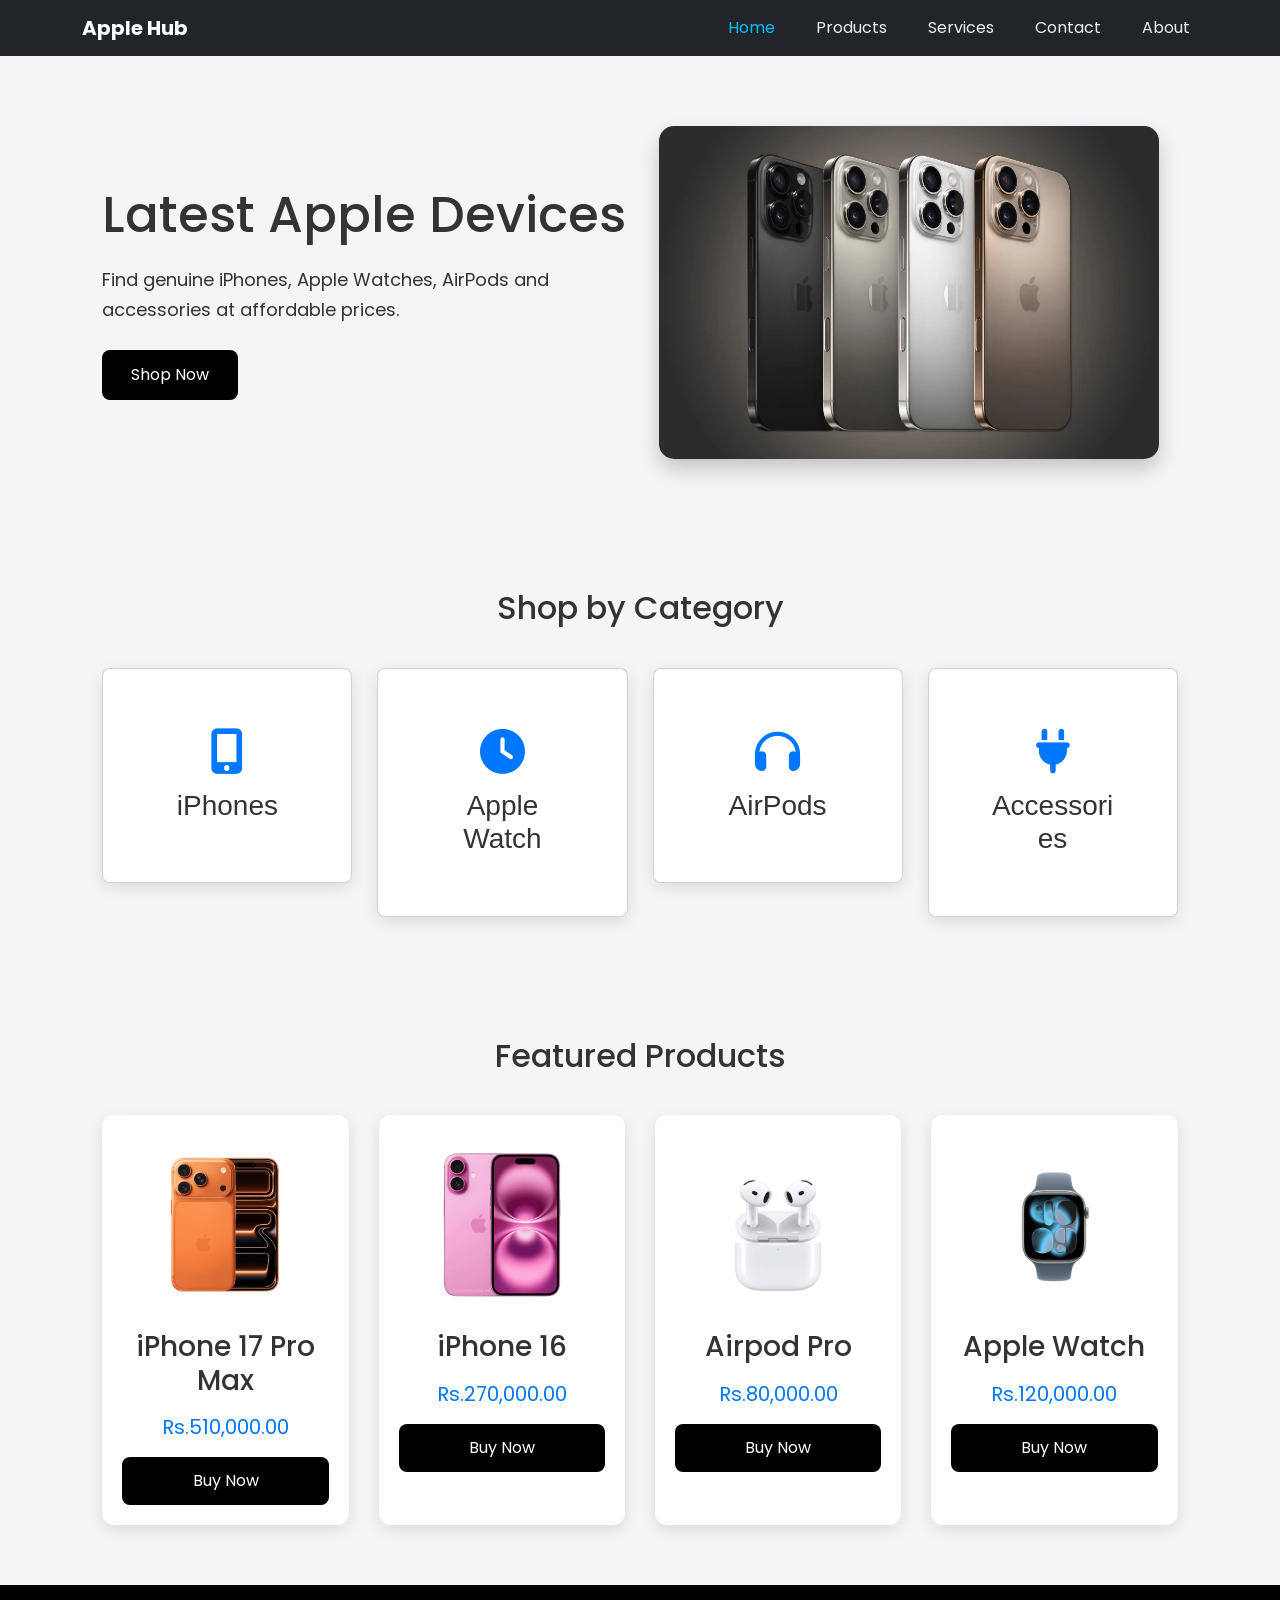
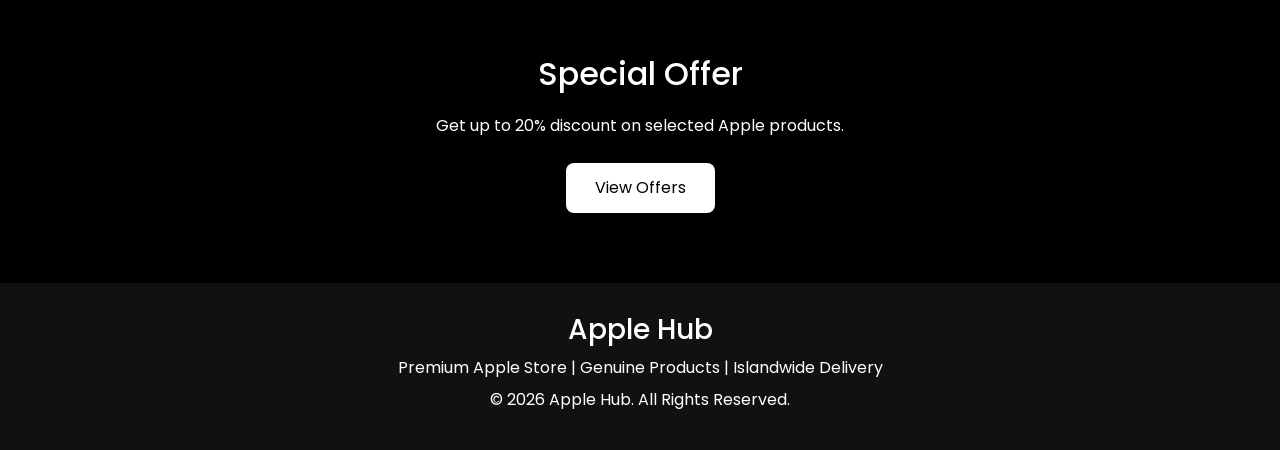
<file: index.html>
<!DOCTYPE html>
<html lang="en">
<head>
    <meta charset="UTF-8">
    <meta name="viewport" content="width=device-width, initial-scale=1.0">
    <title>Apple Hub | Home</title>
    
    <link href="https://cdn.jsdelivr.net/npm/bootstrap@5.3.3/dist/css/bootstrap.min.css" rel="stylesheet">
    <link rel="stylesheet" href="css/style.css">
    <script src="https://cdn.jsdelivr.net/npm/bootstrap@5.3.3/dist/js/bootstrap.bundle.min.js"></script>

    <link rel="preconnect" href="https://fonts.googleapis.com">
    <link href="https://fonts.googleapis.com/css2?family=Poppins:wght@300;400;500;600;700&display=swap" rel="stylesheet">

    <link rel="stylesheet"
    href="https://cdnjs.cloudflare.com/ajax/libs/font-awesome/6.6.0/css/all.min.css">
    <script src="script.js" defer></script>
</head>
<body>

<!-- Navbar -->
<nav class="navbar navbar-expand-lg navbar-dark bg-dark sticky-top">
    <div class="container">
        <a class="navbar-brand fw-bold" href="index.html"><div class="apname">Apple Hub</div></a>

        <button class="navbar-toggler" type="button" data-bs-toggle="collapse" data-bs-target="#navbarNav">
            <span class="navbar-toggler-icon"></span>
        </button>

        <div class="collapse navbar-collapse" id="navbarNav">
            <ul class="navbar-nav ms-auto">
                <li class="nav-item"><a class="nav-link active" href="index.html">Home</a></li>
                <li class="nav-item"><a class="nav-link" href="products.html">Products</a></li>
                <li class="nav-item"><a class="nav-link" href="services.html">Services</a></li>
                <li class="nav-item"><a class="nav-link" href="contact.html">Contact</a></li>
                <li class="nav-item"><a class="nav-link" href="about.html">About</a></li>
            </ul>
        </div>
    </div>
</nav>


<section class="hero">

<div class="hero-text">

<h1>Latest Apple Devices</h1>

<p>
Find genuine iPhones, Apple Watches, AirPods and accessories
at affordable prices.
</p>

<a href="products.html" class="btn">
Shop Now
</a>

</div>

<div class="hero-image">

<img src="images/store.jpg" alt="iPhone" style="width: 500px; height: auto; border-radius: 15px; box-shadow: 0px 10px 20px rgba(0,0,0,0.2);">

</div>

</section>


<section class="categories">

<h2>Shop by Category</h2>

<div class="category-container">

<a href="products.html#iPhones" class="card-link">
    <div class="card">
        <i class="fa-solid fa-mobile-screen-button"></i>
        <h3>iPhones</h3>
    </div>
</a>

<a href="products.html#watches" class="card-link">
<div class="card">
<i class="fa-solid fa-clock"></i>
<h3>Apple Watch</h3>

</div>

<a href="products.html#airpods" class="card-link">
<div class="card">
<i class="fa-solid fa-headphones"></i>
<h3>AirPods</h3>
</div>
</a>

<a href="products.html#Accessories" class="card-link">
<div class="card">
<i class="fa-solid fa-plug"></i>
<h3>Accessories</h3>
</div>
</a>

</div>

</section>


<section class="products">

<h2>Featured Products</h2>

<div class="product-container">

<div class="product-card">

<img src="images/iphone17promax.png">

<h3>iPhone 17 Pro Max</h3>

<p>Rs.510,000.00</p>

<button>Buy Now</button>

</div>


<div class="product-card">

<img src="images/iphone16.png">

<h3>iPhone 16</h3>

<p>Rs.270,000.00</p>

<button>Buy Now</button>

</div>


<div class="product-card">

<img src="images/airpod.png">

<h3>Airpod Pro</h3>

<p>Rs.80,000.00</p>

<button>Buy Now</button>

</div>


<div class="product-card">

<img src="images/iwatch.png">

<h3>Apple Watch</h3>

<p>Rs.120,000.00</p>

<button>Buy Now</button>

</div>

</div>

</section>


<section class="offer">

<h2>Special Offer</h2>

<p>
Get up to 20% discount on selected Apple products.
</p>

<a href="products.html#offers" class="btn">
View Offers
</a>

</section>


<footer>

<h3>Apple Hub</h3>

<p>
Premium Apple Store | Genuine Products | Islandwide Delivery
</p>

<p>
© 2026 Apple Hub. All Rights Reserved.
</p>

</footer>



</body>
</html>
</file>
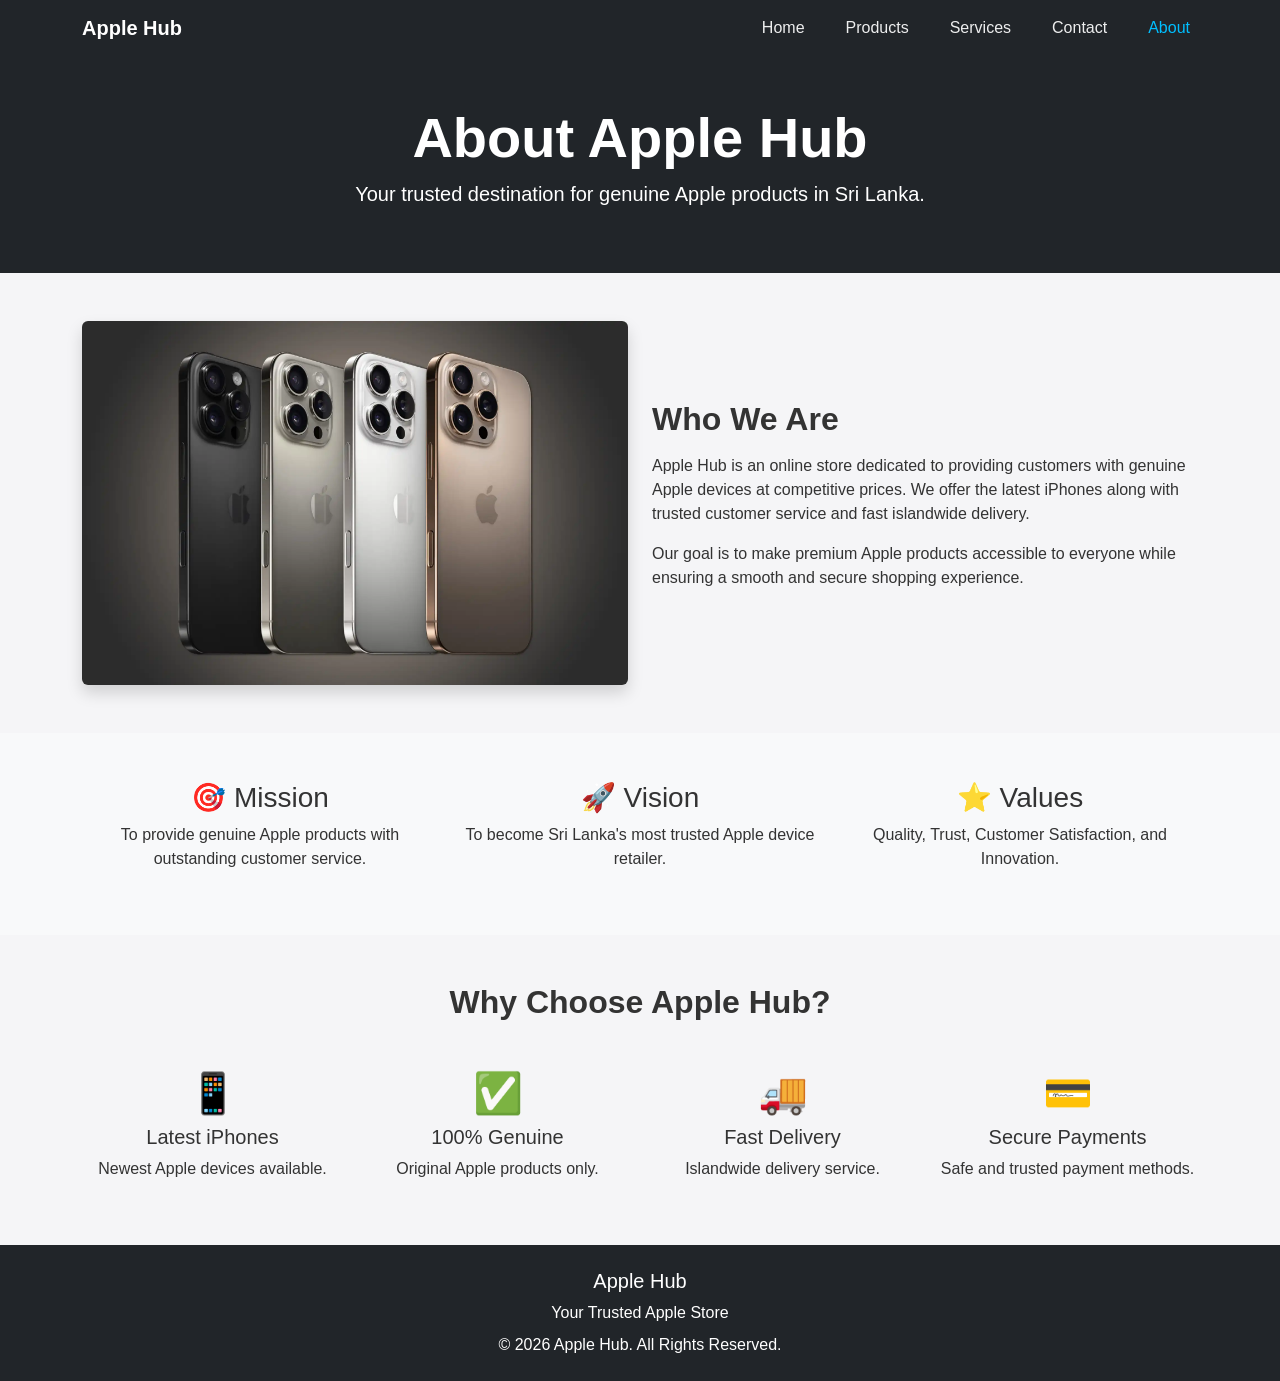
<file: about.html>
<!DOCTYPE html>
<html lang="en">
<head>
    <meta charset="UTF-8">
    <meta name="viewport" content="width=device-width, initial-scale=1.0">
    <title>About Us | Apple Hub</title>

    <link href="https://cdn.jsdelivr.net/npm/bootstrap@5.3.3/dist/css/bootstrap.min.css" rel="stylesheet">
    <link rel="stylesheet" href="css/style.css">
    <script src="https://cdn.jsdelivr.net/npm/bootstrap@5.3.3/dist/js/bootstrap.bundle.min.js"></script>
    <script src="script.js" defer></script>
</head>

<body>
<!-- Navbar -->
<nav class="navbar navbar-expand-lg navbar-dark bg-dark sticky-top">
    <div class="container">
        <a class="navbar-brand fw-bold" href="index.html"><div class="apname">Apple Hub</div></a>

        <button class="navbar-toggler" type="button" data-bs-toggle="collapse"
            data-bs-target="#navbarNav">
            <span class="navbar-toggler-icon"></span>
        </button>

        <div class="collapse navbar-collapse" id="navbarNav">
            <ul class="navbar-nav ms-auto">

                <li class="nav-item">
                    <a class="nav-link" href="index.html">Home</a>
                </li>

                <li class="nav-item">
                    <a class="nav-link" href="products.html">Products</a>
                </li>
                 <li class="nav-item">
                    <a class="nav-link " href="services.html">Services</a>
                </li>


                <li class="nav-item">
                    <a class="nav-link" href="contact.html">Contact</a>
                </li>

                
                <li class="nav-item">
                    <a class="nav-link active" href="about.html">About</a>
                </li>


            </ul>
        </div>
    </div>
</nav>


<!-- Hero -->
<section class="bg-dark text-white text-center py-5">
    <div class="container">
        <h1 class="display-4 fw-bold">About Apple Hub</h1>
        <p class="lead">
            Your trusted destination for genuine Apple products in Sri Lanka.
        </p>
    </div>
</section>


<!-- About -->
<section class="py-5">
<div class="container">

<div class="row align-items-center">

<div class="col-lg-6">
<img src="images/store.jpg"
class="img-fluid rounded shadow"
alt="Apple Hub Store">
</div>

<div class="col-lg-6">

<h2 class="fw-bold mb-3">Who We Are</h2>

<p>
Apple Hub is an online store dedicated to providing customers with genuine Apple devices at competitive prices.
We offer the latest iPhones along with trusted customer service and fast islandwide delivery.
</p>

<p>
Our goal is to make premium Apple products accessible to everyone while ensuring a smooth and secure shopping experience.
</p>

</div>

</div>

</div>
</section>


<!-- Mission -->
<section class="bg-light py-5">

<div class="container">

<div class="row text-center">

<div class="col-md-4">

<h3>🎯 Mission</h3>

<p>
To provide genuine Apple products with outstanding customer service.
</p>

</div>

<div class="col-md-4">

<h3>🚀 Vision</h3>

<p>
To become Sri Lanka's most trusted Apple device retailer.
</p>

</div>

<div class="col-md-4">

<h3>⭐ Values</h3>

<p>
Quality, Trust, Customer Satisfaction, and Innovation.
</p>

</div>

</div>

</div>

</section>


<!-- Why Choose Us -->

<section class="py-5">

<div class="container">

<h2 class="text-center fw-bold mb-5">
Why Choose Apple Hub?
</h2>

<div class="row">

<div class="col-md-3 text-center">

<h1>📱</h1>

<h5>Latest iPhones</h5>

<p>Newest Apple devices available.</p>

</div>

<div class="col-md-3 text-center">

<h1>✅</h1>

<h5>100% Genuine</h5>

<p>Original Apple products only.</p>

</div>

<div class="col-md-3 text-center">

<h1>🚚</h1>

<h5>Fast Delivery</h5>

<p>Islandwide delivery service.</p>

</div>

<div class="col-md-3 text-center">

<h1>💳</h1>

<h5>Secure Payments</h5>

<p>Safe and trusted payment methods.</p>

</div>

</div>

</div>

</section>


<!-- Footer -->

<footer class="bg-dark text-white text-center py-4">

<div class="container">

<h5>Apple Hub</h5>

<p>Your Trusted Apple Store</p>

<p class="mb-0">
© 2026 Apple Hub. All Rights Reserved.
</p>

</div>

</footer>



</body>
</html>
</file>
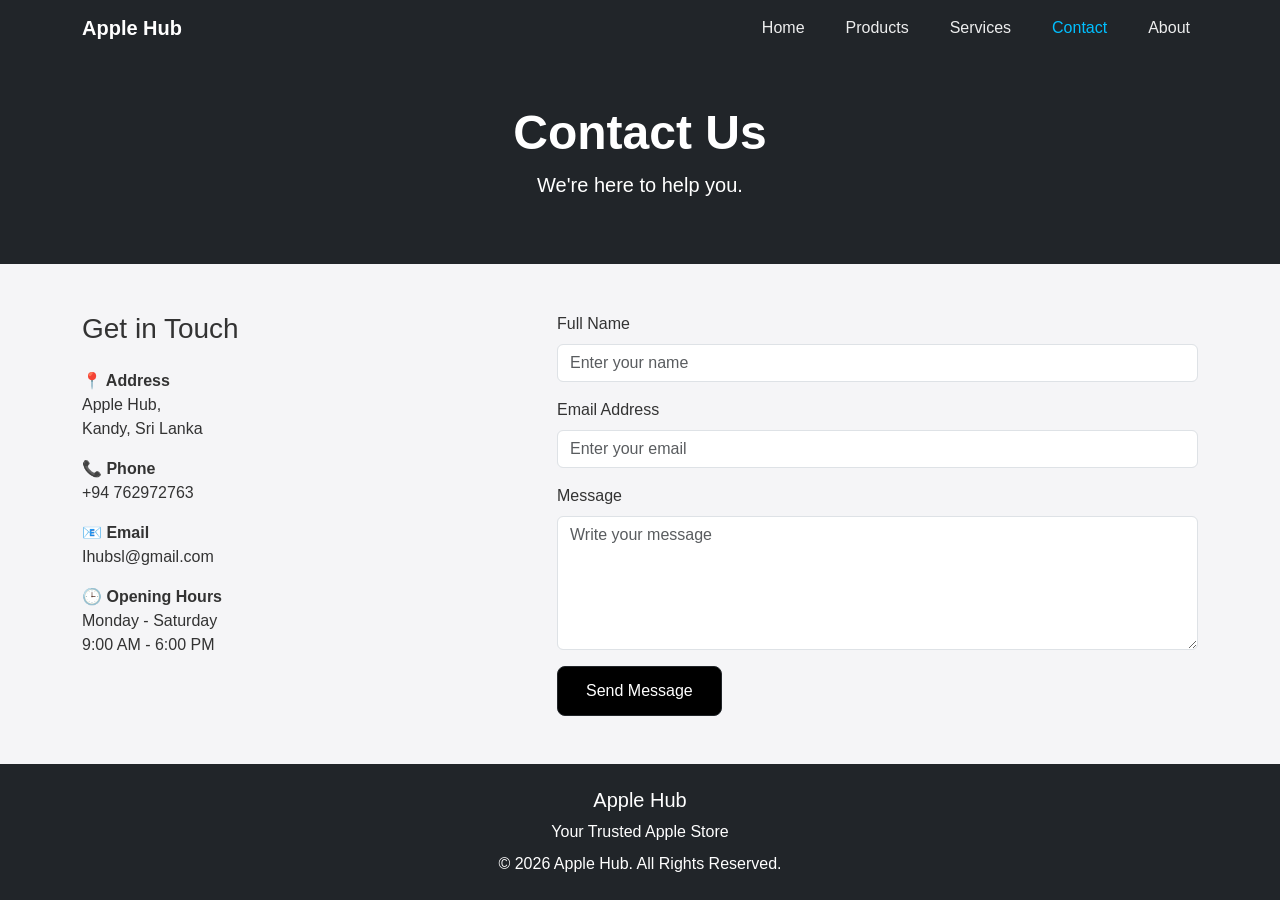
<file: contact.html>
<!DOCTYPE html>
<html lang="en">
<head>
    <meta charset="UTF-8">
    <meta name="viewport" content="width=device-width, initial-scale=1.0">
    <title>Contact | Apple Hub</title> 
    <link href="https://cdn.jsdelivr.net/npm/bootstrap@5.3.3/dist/css/bootstrap.min.css" rel="stylesheet">
    <link rel="stylesheet" href="css/style.css">
    <script src="https://cdn.jsdelivr.net/npm/bootstrap@5.3.3/dist/js/bootstrap.bundle.min.js"></script>
    <script src="script.js" defer></script>
</head>

<body>

<!-- Navbar -->
<nav class="navbar navbar-expand-lg navbar-dark bg-dark sticky-top">
    <div class="container">
       
        <a class="navbar-brand fw-bold" href="index.html"><div class="apname">Apple Hub</div></a>

        <button class="navbar-toggler" type="button"
            data-bs-toggle="collapse"
            data-bs-target="#navbarNav">
            <span class="navbar-toggler-icon"></span>
        </button>

        <div class="collapse navbar-collapse" id="navbarNav">

            <ul class="navbar-nav ms-auto">

                <li class="nav-item">
                    <a class="nav-link" href="index.html">Home</a>
                </li>

                <li class="nav-item">
                    <a class="nav-link" href="products.html">Products</a>
                </li>
                 <li class="nav-item">
                    <a class="nav-link " href="services.html">Services</a>
                </li>

                <li class="nav-item">
                    <a class="nav-link active" href="contact.html">Contact</a>
                </li>

                  <li class="nav-item">
                    <a class="nav-link" href="about.html">About</a>
                </li>
            </ul>

        </div>

    </div>
</nav>

<!-- Header -->
<section class="bg-dark text-white text-center py-5">
    <div class="container">
        <h1 class="display-5 fw-bold">Contact Us</h1>
        <p class="lead">We're here to help you.</p>
    </div>
</section>

<!-- Contact -->
<section class="py-5">

<div class="container">

<div class="row">

<!-- Contact Details -->
<div class="col-lg-5 mb-4">

<h3 class="mb-4">Get in Touch</h3>

<p><strong>📍 Address</strong><br>
Apple Hub,<br>
Kandy, Sri Lanka
</p>

<p><strong>📞 Phone</strong><br>
+94 762972763
</p>

<p><strong>📧 Email</strong><br>
Ihubsl@gmail.com
</p>

<p><strong>🕒 Opening Hours</strong><br>
Monday - Saturday<br>
9:00 AM - 6:00 PM
</p>

</div>

<!-- Contact Form -->
<div class="col-lg-7">

<form>

<div class="mb-3">
<label class="form-label">Full Name</label>
<input type="text" class="form-control" placeholder="Enter your name">
</div>

<div class="mb-3">
<label class="form-label">Email Address</label>
<input type="email" class="form-control" placeholder="Enter your email">
</div>

<div class="mb-3">
<label class="form-label">Message</label>
<textarea class="form-control" rows="5" placeholder="Write your message"></textarea>
</div>

<button type="submit" class="btn btn-dark">
Send Message
</button>

</form>

</div>

</div>

</div>

</section>

<!-- Footer -->
<footer class="bg-dark text-white text-center py-4">

<div class="container">

<h5>Apple Hub</h5>

<p>Your Trusted Apple Store</p>

<p class="mb-0">
© 2026 Apple Hub. All Rights Reserved.
</p>

</div>

</footer>



</body>
</html>
</file>
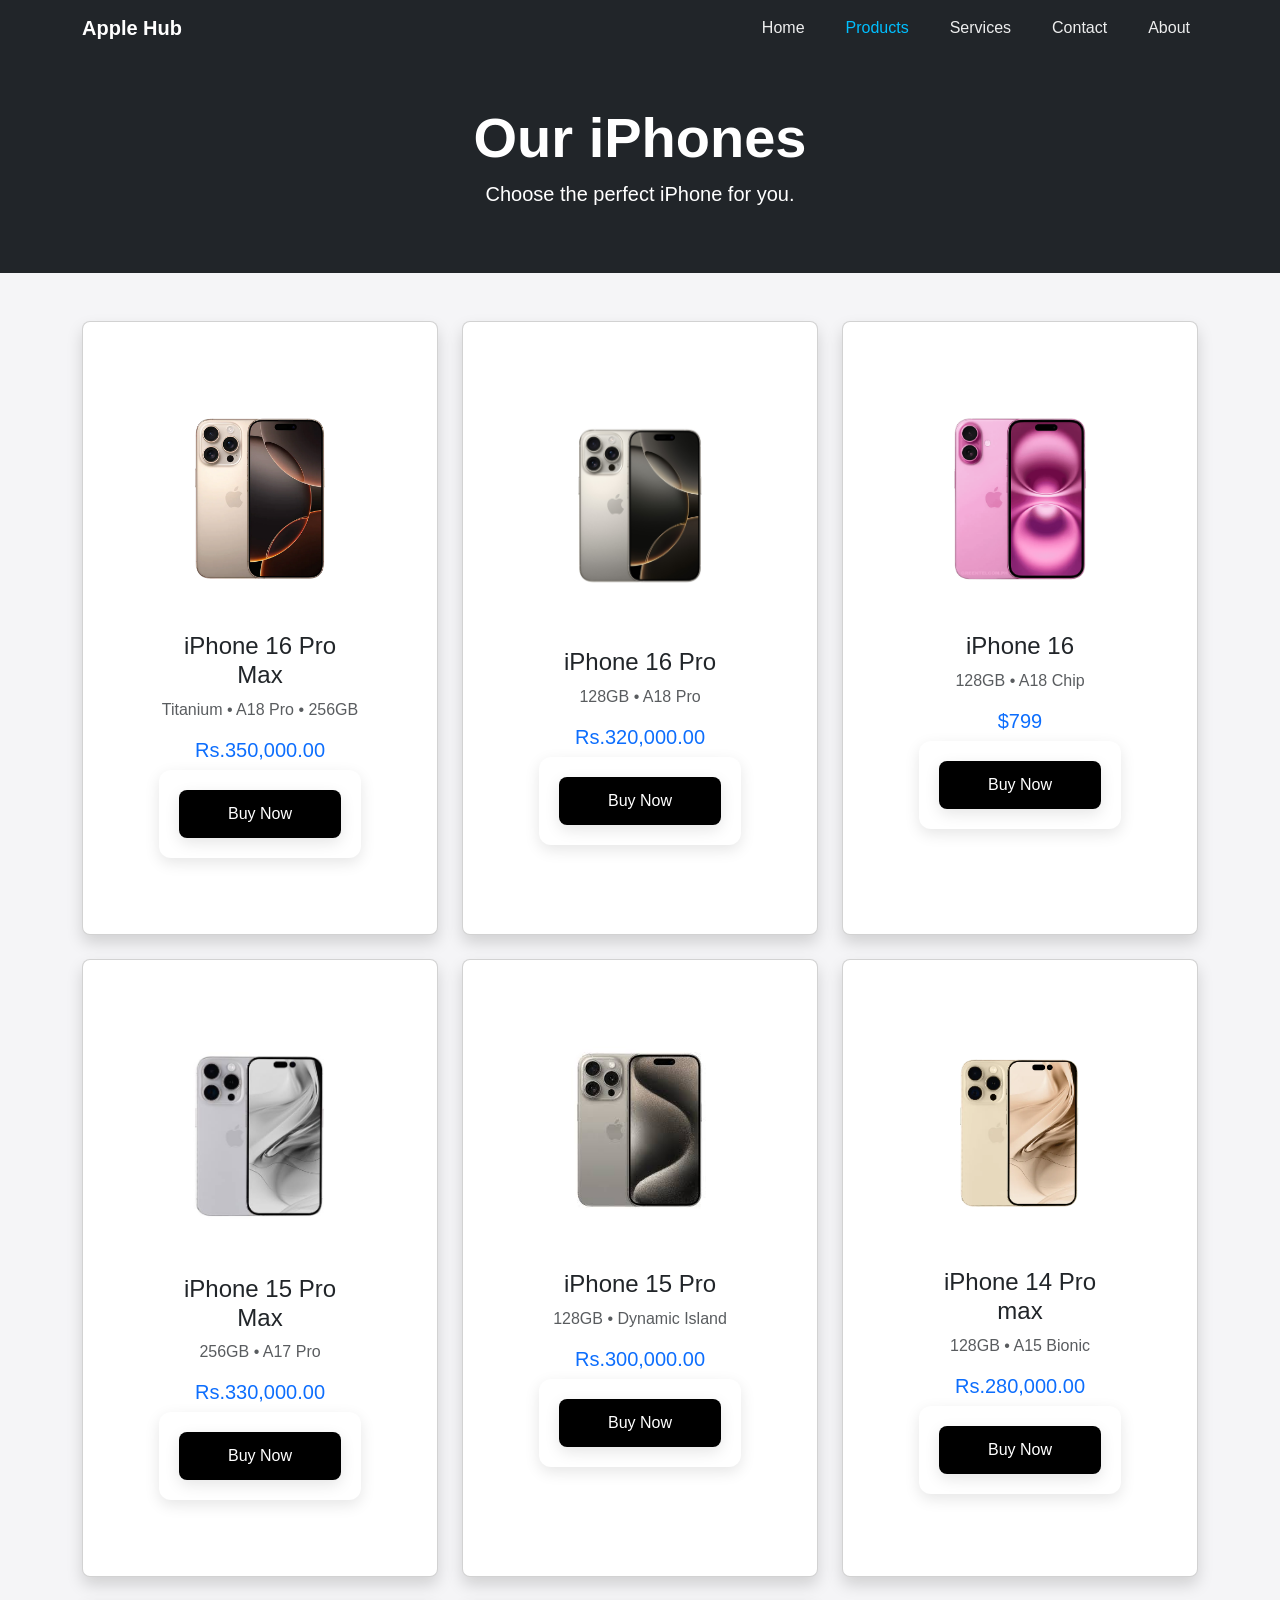
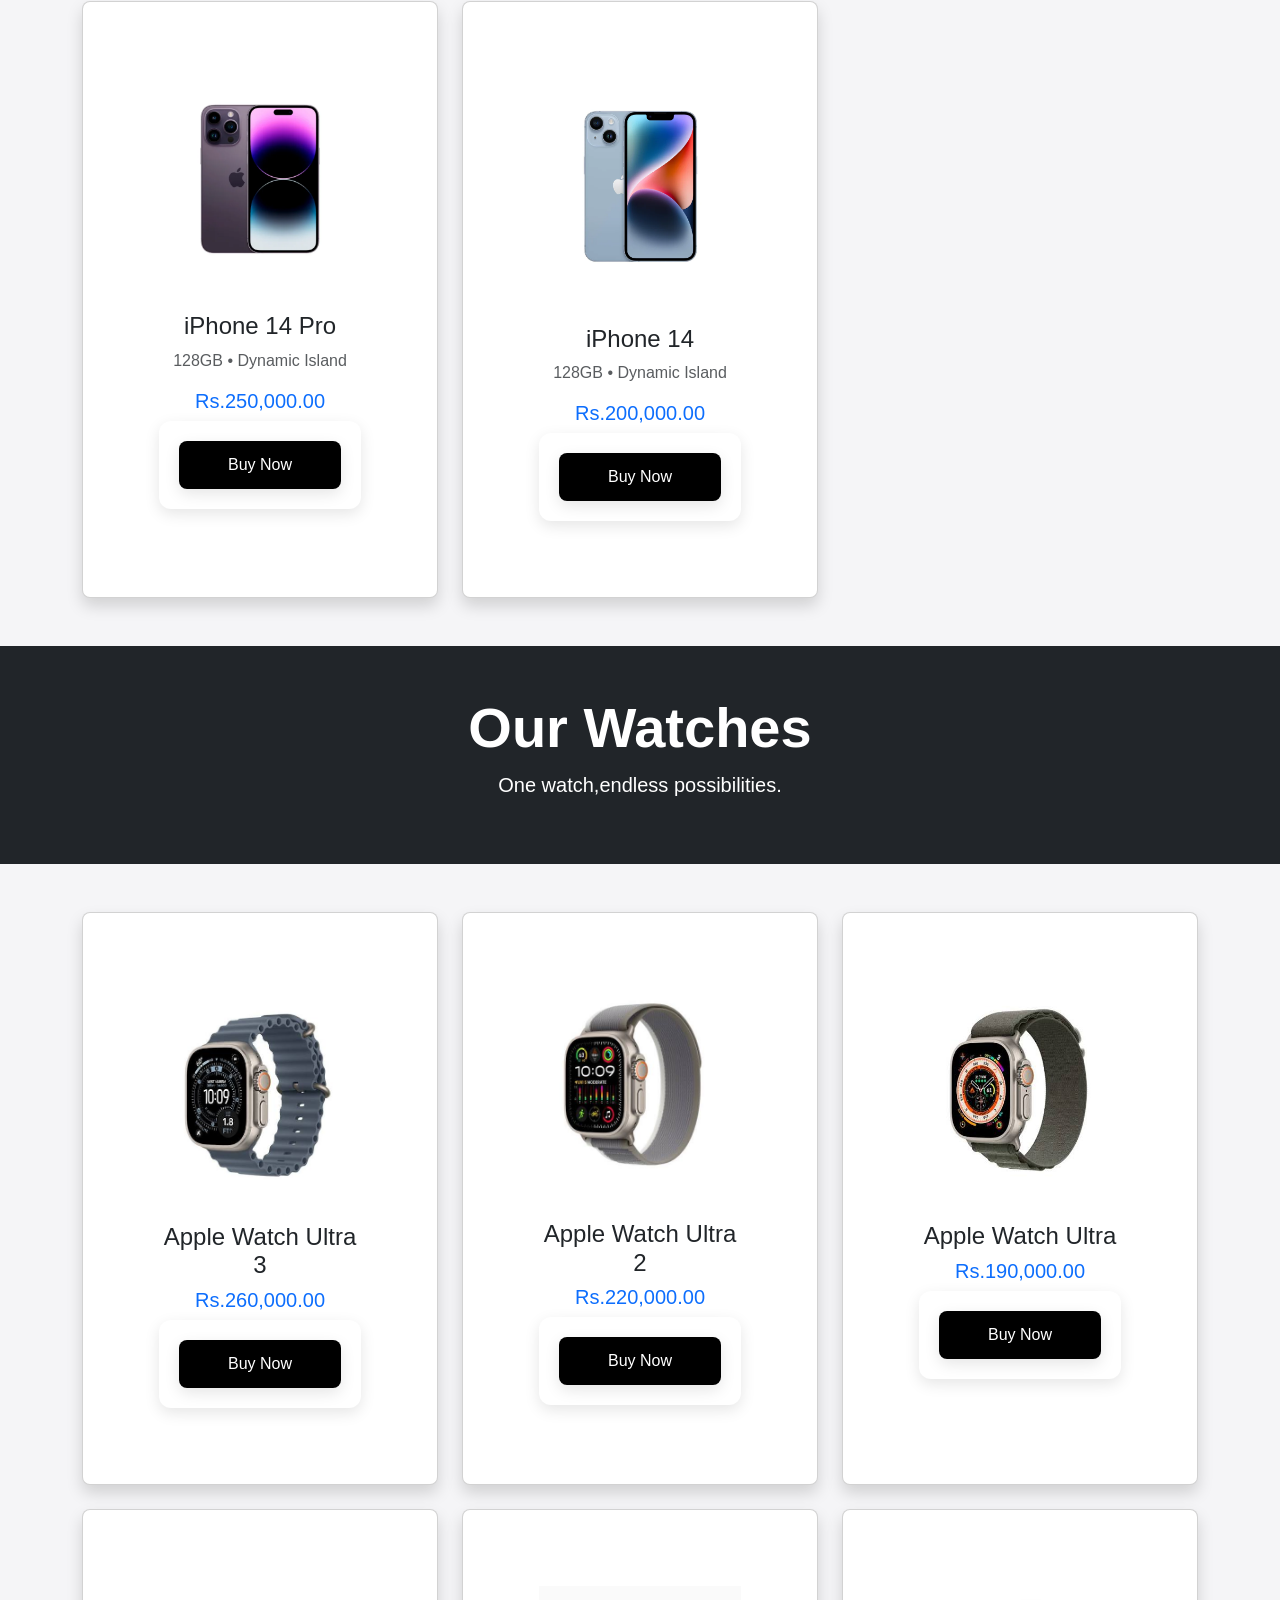
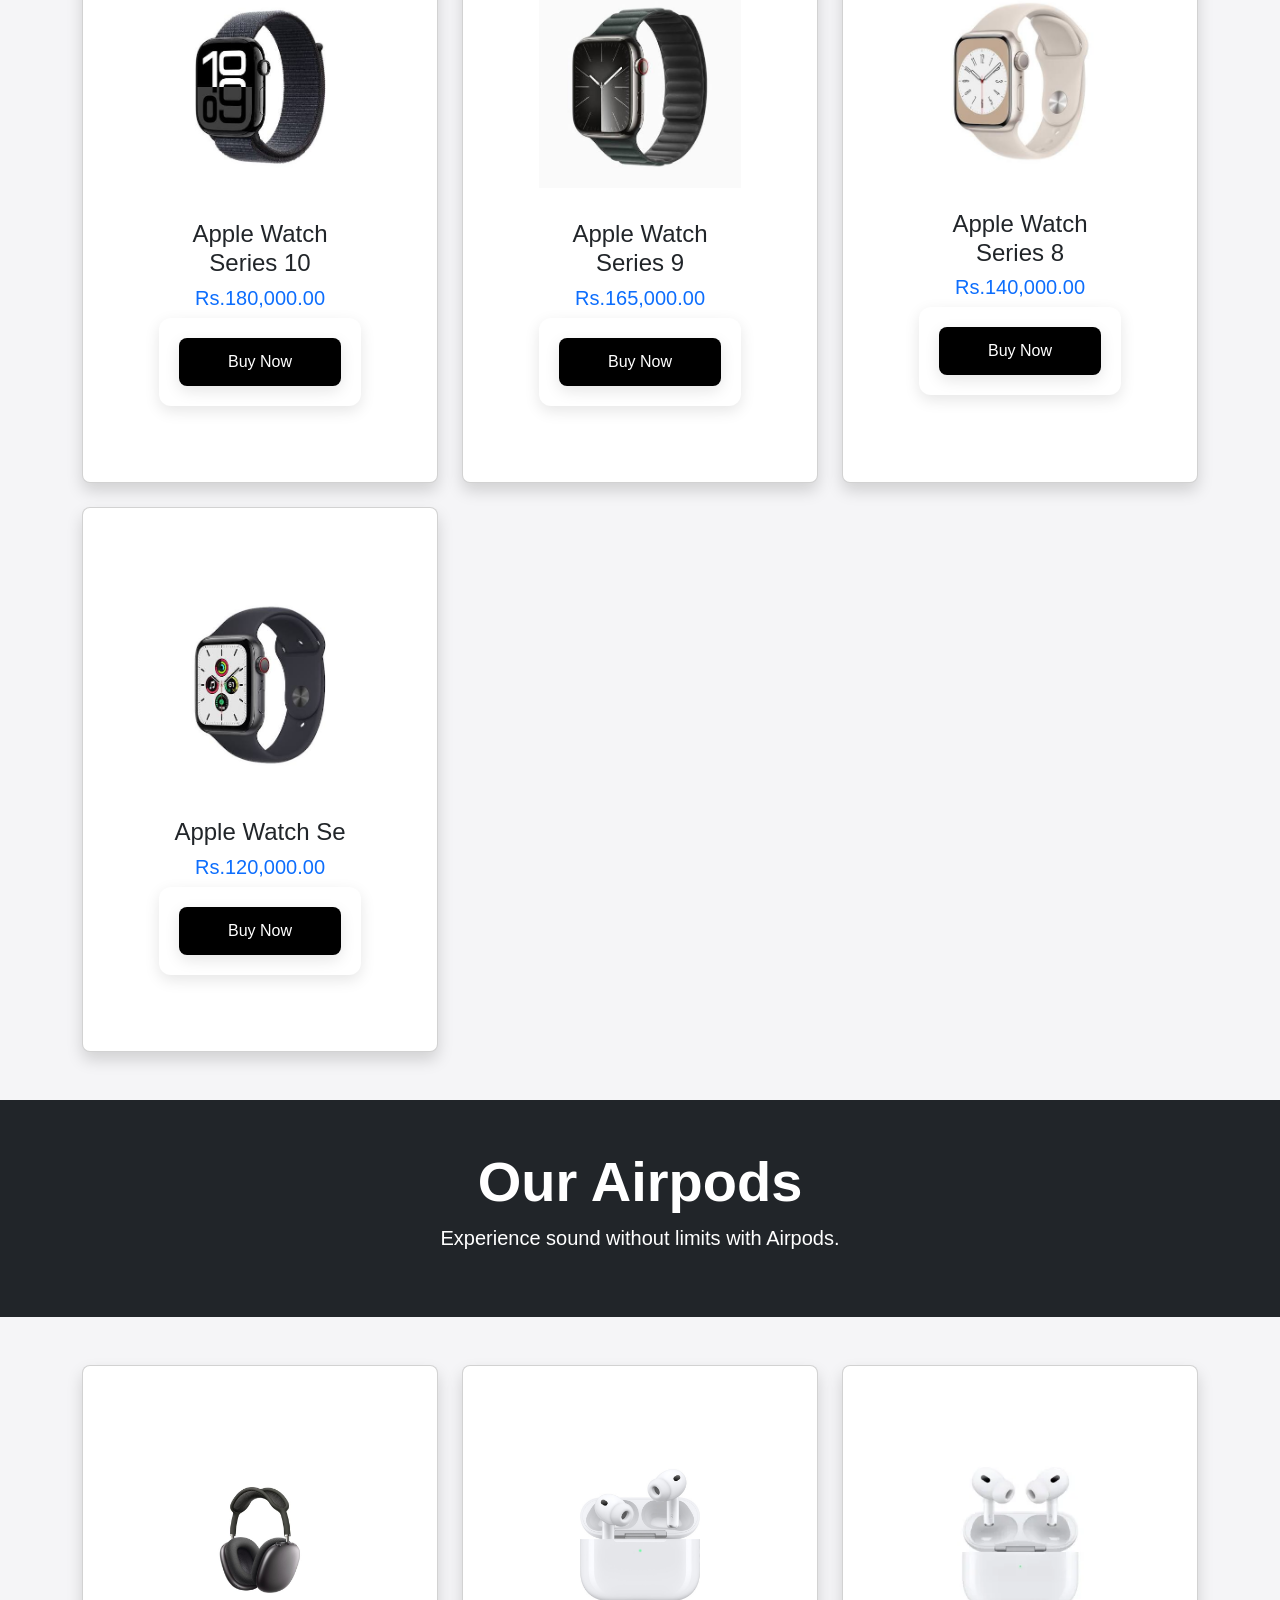
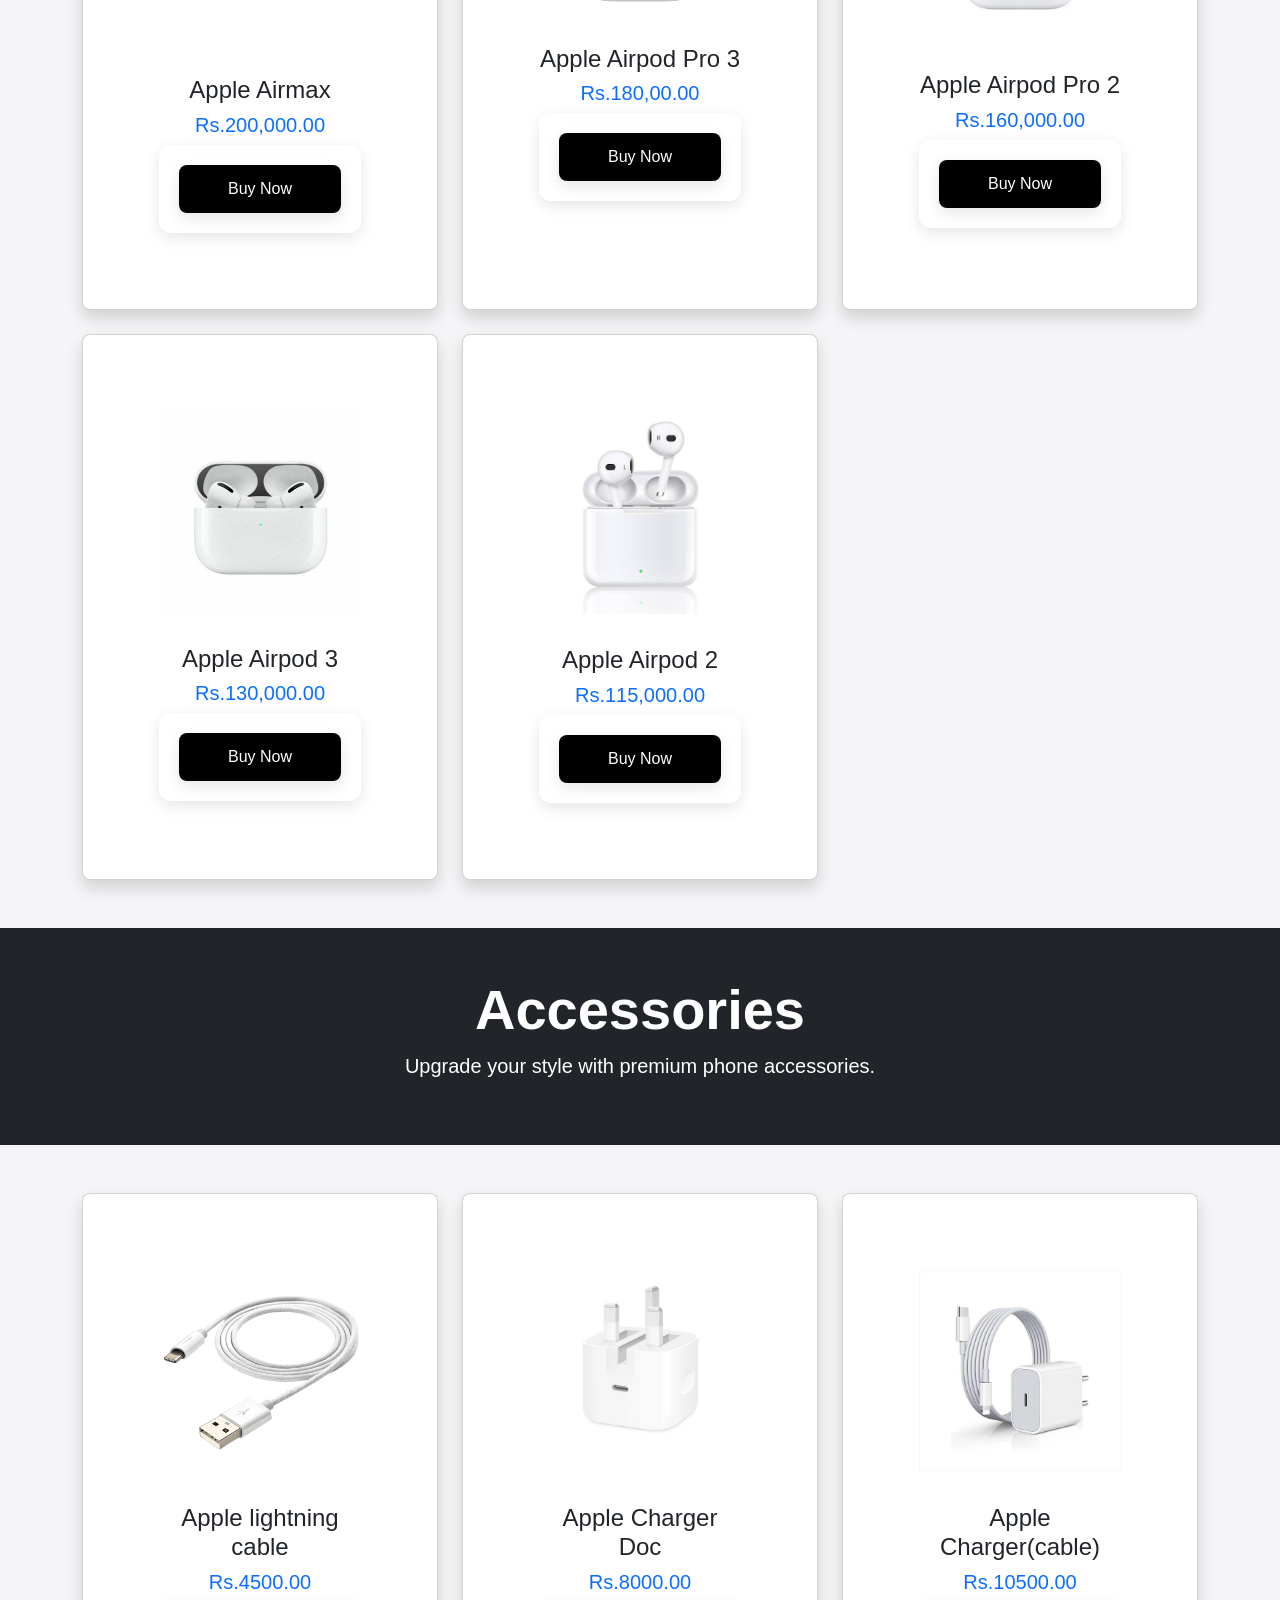
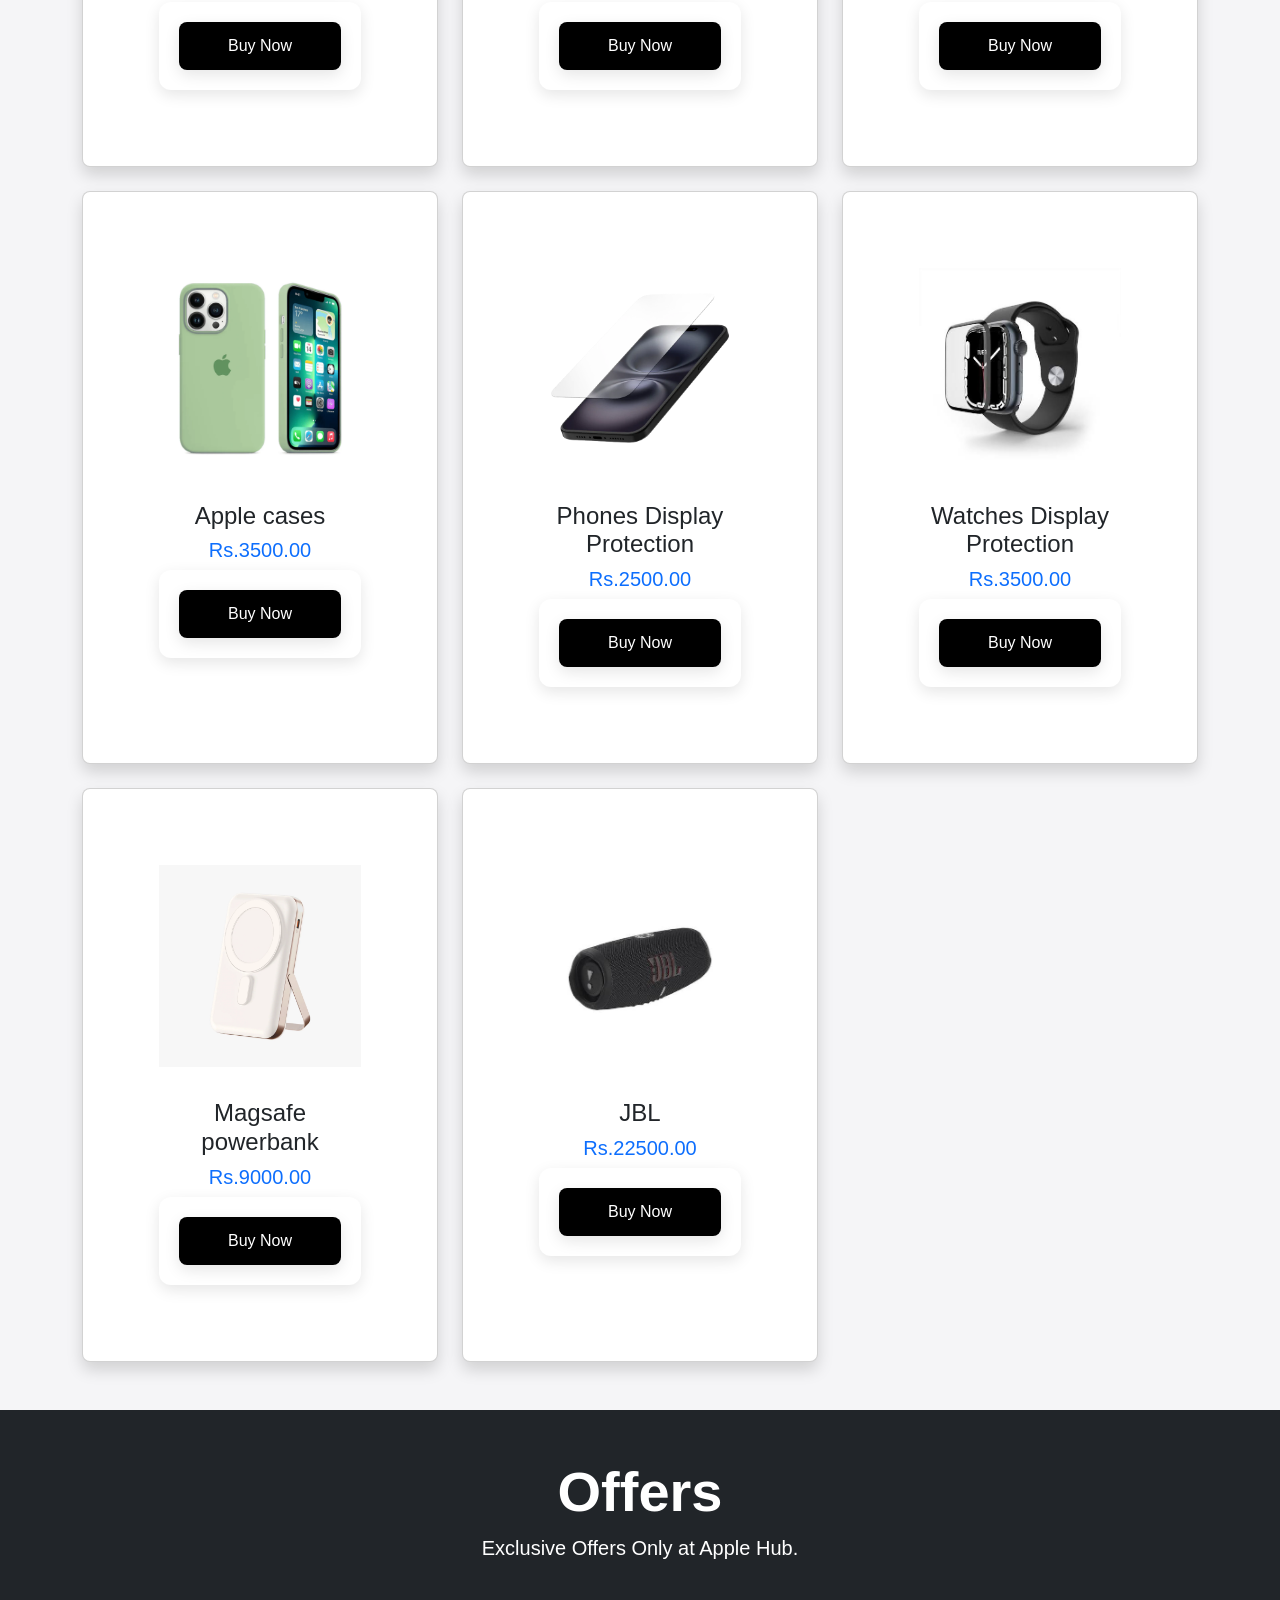
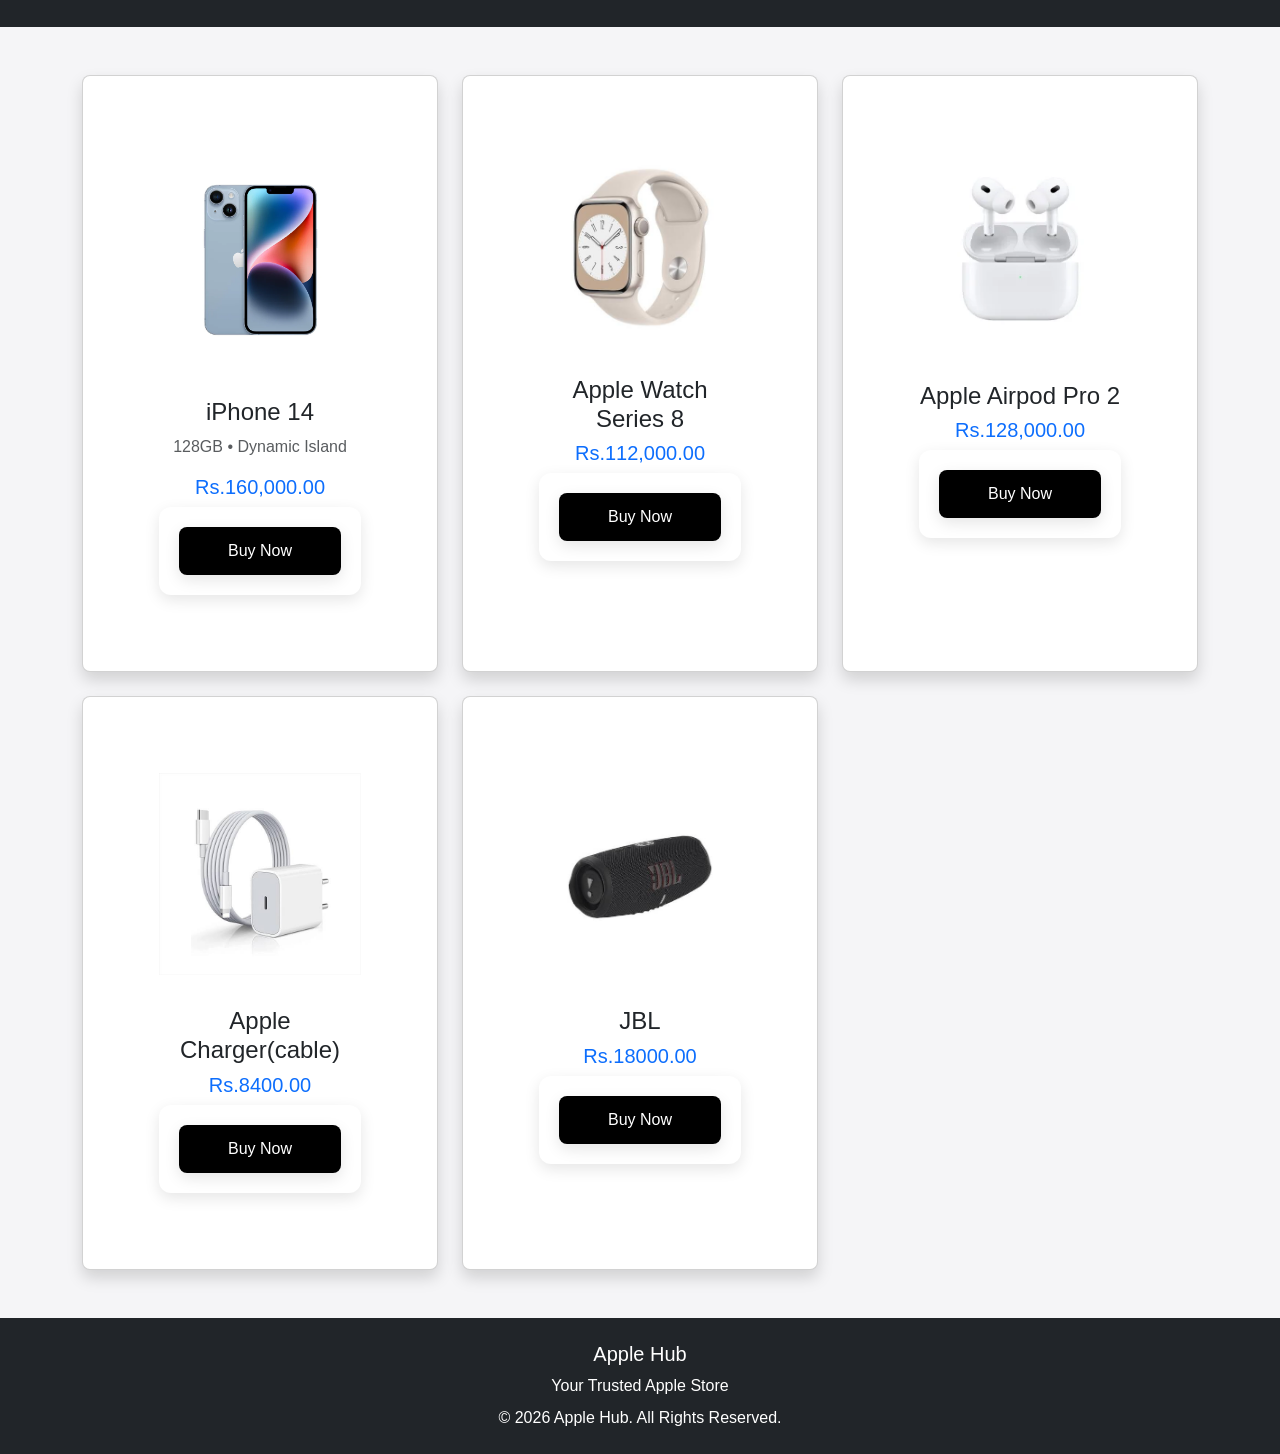
<file: products.html>
<!DOCTYPE html>
<html lang="en">
<head>
    <meta charset="UTF-8">
    <meta name="viewport" content="width=device-width, initial-scale=1.0">
    <title>Products | Apple Hub</title>

    <link href="https://cdn.jsdelivr.net/npm/bootstrap@5.3.3/dist/css/bootstrap.min.css" rel="stylesheet">
    <link rel="stylesheet" href="css/style.css">
    <script src="https://cdn.jsdelivr.net/npm/bootstrap@5.3.3/dist/js/bootstrap.bundle.min.js"></script>
    <script src="script.js" defer></script>
</head>
<body>

<!-- Navbar -->
<nav class="navbar navbar-expand-lg navbar-dark bg-dark sticky-top">
    <div class="container">
        <a class="navbar-brand fw-bold" href="index.html"><div class="apname">Apple Hub</div></a>

        <button class="navbar-toggler" type="button" data-bs-toggle="collapse" data-bs-target="#navbarNav">
            <span class="navbar-toggler-icon"></span>
        </button>

        <div class="collapse navbar-collapse" id="navbarNav">
            <ul class="navbar-nav ms-auto">
                <li class="nav-item"><a class="nav-link" href="index.html">Home</a></li>
                <li class="nav-item"><a class="nav-link active" href="products.html">Products</a></li>
                <li class="nav-item"><a class="nav-link" href="services.html">Services</a></li>
                <li class="nav-item"><a class="nav-link" href="contact.html">Contact</a></li>
                <li class="nav-item"><a class="nav-link" href="about.html">About</a></li>
                
            </ul>
        </div>
    </div>
</nav>

<!-- Page Header -->
<section id="iPhones" class="bg-dark text-white text-center py-5">
    <div class="container">
         
        <h1 class="display-4 fw-bold">Our iPhones</h1>
        <p class="lead">Choose the perfect iPhone for you.</p>   

    </div>
</section>

<!-- Products -->
<section  class="py-5">
<div class="container">

<div class="row g-4">

<!-- Product 1 -->
<div class="col-lg-4 col-md-6">
<div class="card shadow h-100">

<img src="images/iphone16promax.png" class="card-img-top p-3" alt="iPhone 16 Pro max" Maxstyle="width: 250px; height: 250px; object-fit: contain;">

<div class="card-body text-center">

<h4>iPhone 16 Pro Max</h4>

<p class="text-muted">
Titanium • A18 Pro • 256GB
</p>

<h5 class="text-primary">Rs.350,000.00</h5>

<div class="product-card">
<button  class="product-card">Buy Now</button>
</div>

</div>

</div>
</div>

<!-- Product 2 -->
<div class="col-lg-4 col-md-6">
<div class="card shadow h-100">

<img src="images/iphone16pro.png" class="card-img-top p-3" alt="iPhone 16 Pro"  >

<div class="card-body text-center">

<h4>iPhone 16 Pro</h4>

<p class="text-muted">
128GB • A18 Pro
</p>

<h5 class="text-primary">Rs.320,000.00</h5>

<div class="product-card">
<button  class="product-card">Buy Now</button>
</div>

</div>

</div>
</div>

<!-- Product 3 -->
<div class="col-lg-4 col-md-6">
<div class="card shadow h-100">

<img src="images/iphone16.png" class="card-img-top p-3" alt="iPhone 16">

<div class="card-body text-center">

<h4>iPhone 16</h4>

<p class="text-muted">
128GB • A18 Chip
</p>

<h5 class="text-primary">$799</h5>

<div class="product-card">
<button  class="product-card">Buy Now</button>
</div>

</div>

</div>
</div>

<!-- Product 4 -->
<div class="col-lg-4 col-md-6">
<div class="card shadow h-100">

<img src="images/iphone15promax.png" class="card-img-top p-3" alt="iPhone 15 Pro Max">

<div class="card-body text-center">

<h4>iPhone 15 Pro Max</h4>

<p class="text-muted">
256GB • A17 Pro
</p>

<h5 class="text-primary">Rs.330,000.00</h5>

<div class="product-card">
<button  class="product-card">Buy Now</button>
</div>

</div>

</div>
</div>

<!-- Product 5 -->
<div class="col-lg-4 col-md-6">
<div class="card shadow h-100">

<img src="images/iphone15pro.png" class="card-img-top p-3" alt="iPhone 15pro">

<div class="card-body text-center">

<h4>iPhone 15 Pro</h4>

<p class="text-muted">
128GB • Dynamic Island
</p>

<h5 class="text-primary">Rs.300,000.00</h5>

<div class="product-card">
<button  class="product-card">Buy Now</button>
</div>

</div>

</div>
</div>

<!-- Product 6 -->
<div class="col-lg-4 col-md-6">
<div class="card shadow h-100">

<img src="images/iphone14promax.png" class="card-img-top p-3" alt="iPhone 14promax">

<div class="card-body text-center">

<h4>iPhone 14 Pro max</h4>

<p class="text-muted">
128GB • A15 Bionic
</p>

<h5 class="text-primary">Rs.280,000.00</h5>

<div class="product-card">
<button  class="product-card">Buy Now</button>
</div>



</div>

</div>
</div>

<!-- Product 7 -->
<div class="col-lg-4 col-md-6">
<div class="card shadow h-100">

<img src="images/iPhone14pro.png" class="card-img-top p-3" alt="iPhone 14pro">

<div class="card-body text-center">

<h4>iPhone 14 Pro</h4>

<p class="text-muted">
128GB • Dynamic Island
</p>

<h5 class="text-primary">Rs.250,000.00</h5>

<div class="product-card">
<button  class="product-card">Buy Now</button>
</div>

</div>

</div>
</div>

<!-- Product 8 -->
<div class="col-lg-4 col-md-6">
<div class="card shadow h-100">

<img src="images/iphone14.png" class="card-img-top p-3" alt="iPhone 17">

<div class="card-body text-center">

<h4>iPhone 14</h4>

<p class="text-muted">
128GB • Dynamic Island
</p>

<h5 class="text-primary">Rs.200,000.00</h5>

<div class="product-card">
<button  class="product-card">Buy Now</button>
</div>

</div>

</div>
</div>

</div>

</div>
</section>


<!-- watches -->
<section id="watches" class="bg-dark text-white text-center py-5">
    <div class="container">
        <h1 class="display-4 fw-bold">Our Watches</h1>
        <p class="lead">One watch,endless possibilities.</p>
    </div>
</section>

<!-- Products -->
<section  class="py-5">
<div class="container">

<div class="row g-4">

<!-- Product 1 -->
<div class="col-lg-4 col-md-6">
<div class="card shadow h-100">

<img src="images/ultra3.png" class="card-img-top p-3" alt="ultra 3">

<div class="card-body text-center">

<h4>Apple Watch Ultra 3</h4>


<h5 class="text-primary">Rs.260,000.00</h5>

<div class="product-card">
<button  class="product-card">Buy Now</button>
</div>

</div>

</div>
</div>

<!-- Product 2 -->
<div class="col-lg-4 col-md-6">
<div class="card shadow h-100">

<img src="images/ultra2.png" class="card-img-top p-3" alt="Apple Watch Ultra 3">

<div class="card-body text-center">

<h4>Apple Watch Ultra 2</h4>


<h5 class="text-primary">Rs.220,000.00</h5>

<div class="product-card">
<button  class="product-card">Buy Now</button>
</div>

</div>

</div>
</div>

<!-- Product 3 -->
<div class="col-lg-4 col-md-6">
<div class="card shadow h-100">

<img src="images/ultra.png" class="card-img-top p-3" alt="Apple Watch Ultra">

<div class="card-body text-center">

<h4>Apple Watch Ultra </h4>


<h5 class="text-primary">Rs.190,000.00</h5>

<div class="product-card">
<button  class="product-card">Buy Now</button>
</div>

</div>

</div>
</div>

<!-- Product 4 -->
<div class="col-lg-4 col-md-6">
<div class="card shadow h-100">

<img src="images/s10.png" class="card-img-top p-3" alt="Apple Watch Series 10">

<div class="card-body text-center">

<h4>Apple Watch Series 10 </h4>


<h5 class="text-primary">Rs.180,000.00</h5>

<div class="product-card">
<button  class="product-card">Buy Now</button>
</div>

</div>

</div>
</div>

<!-- Product 5 -->
<div class="col-lg-4 col-md-6">
<div class="card shadow h-100">

<img src="images/s9.png" class="card-img-top p-3" alt="Apple Watch Series 9">

<div class="card-body text-center">

<h4>Apple Watch Series 9</h4>


<h5 class="text-primary">Rs.165,000.00</h5>

<div class="product-card">
<button  class="product-card">Buy Now</button>
</div>

</div>

</div>
</div>

<!-- Product 6 -->
<div class="col-lg-4 col-md-6">
<div class="card shadow h-100">

<img src="images/s8.png" class="card-img-top p-3" alt="Apple Watch Series 8">

<div class="card-body text-center">

<h4>Apple Watch Series 8</h4>


<h5 class="text-primary">Rs.140,000.00</h5>

<div class="product-card">
<button  class="product-card">Buy Now</button>
</div>

</div>

</div>
</div>

<!-- Product 7 -->
<div class="col-lg-4 col-md-6">
<div class="card shadow h-100">

<img src="images/se.png" class="card-img-top p-3" alt="Apple Watch se">

<div class="card-body text-center">

<h4>Apple Watch Se</h4>


<h5 class="text-primary">Rs.120,000.00</h5>

<div class="product-card">
<button  class="product-card">Buy Now</button>
</div>

</div>

</div>
</div>

</div>

</div>
</section>


<!-- airpod -->
<section id="airpods" class="bg-dark text-white text-center py-5">
    <div class="container">
        <h1 class="display-4 fw-bold">Our Airpods</h1>
        <p class="lead">Experience sound without limits with Airpods.</p>
    </div>
</section>

<!-- Products -->
<section  class="py-5">
<div class="container">

<div class="row g-4">

<!-- Product 1 -->
<div class="col-lg-4 col-md-6">
<div class="card shadow h-100">

<img src="images/airmax.png" class="card-img-top p-3" alt="airmax" Maxstyle="width: 250px; height: 250px; object-fit: contain;">

<div class="card-body text-center">

<h4>Apple Airmax</h4>

<h5 class="text-primary">Rs.200,000.00</h5>

<div class="product-card">
<button  class="product-card">Buy Now</button>
</div>

</div>

</div>
</div>

<!-- Product 2 -->
<div class="col-lg-4 col-md-6">
<div class="card shadow h-100">

<img src="images/airpro3.png" class="card-img-top p-3" alt="airpro3"  >

<div class="card-body text-center">

<h4>Apple Airpod Pro 3</h4>


<h5 class="text-primary">Rs.180,00.00</h5>

<div class="product-card">
<button  class="product-card">Buy Now</button>
</div>

</div>

</div>
</div>

<!-- Product 3 -->
<div class="col-lg-4 col-md-6">
<div class="card shadow h-100">

<img src="images/airpro2.png" class="card-img-top p-3" alt="airpro2">

<div class="card-body text-center">

<h4>Apple Airpod Pro 2</h4>

<h5 class="text-primary">Rs.160,000.00</h5>

<div class="product-card">
<button  class="product-card">Buy Now</button>
</div>

</div>

</div>
</div>

<!-- Product 4 -->
<div class="col-lg-4 col-md-6">
<div class="card shadow h-100">

<img src="images/air3.png" class="card-img-top p-3" alt="Apple Airpod 3">

<div class="card-body text-center">

<h4>Apple Airpod 3</h4>


<h5 class="text-primary">Rs.130,000.00</h5>

<div class="product-card">
<button  class="product-card">Buy Now</button>
</div>

</div>

</div>
</div>

<!-- Product 5 -->
<div class="col-lg-4 col-md-6">
<div class="card shadow h-100">

<img src="images/air2.png" class="card-img-top p-3" alt="Apple Airpod 2">

<div class="card-body text-center">

<h4>Apple Airpod 2</h4>


<h5 class="text-primary">Rs.115,000.00</h5>

<div class="product-card">
<button  class="product-card">Buy Now</button>
</div>

</div>

</div>
</div>
</div>

</div>
</section>





<!-- accessories -->
<section id="Accessories" class="bg-dark text-white text-center py-5">
    <div class="container">
        <h1 class="display-4 fw-bold">Accessories</h1>
        <p class="lead">Upgrade your style with premium phone accessories.</p>
    </div>
</section>

<!-- Products -->
<section  class="py-5">
<div class="container">

<div class="row g-4">

<!-- Product 1 -->
<div class="col-lg-4 col-md-6">
<div class="card shadow h-100">

<img src="images/icable.png" class="card-img-top p-3" alt="icable" Maxstyle="width: 250px; height: 250px; object-fit: contain;">

<div class="card-body text-center">

<h4>Apple lightning cable</h4>

<h5 class="text-primary">Rs.4500.00</h5>

<div class="product-card">
<button  class="product-card">Buy Now</button>
</div>

</div>

</div>
</div>

<!-- Product 2 -->
<div class="col-lg-4 col-md-6">
<div class="card shadow h-100">

<img src="images/charger.png" class="card-img-top p-3" alt="charger"  >

<div class="card-body text-center">

<h4>Apple Charger Doc</h4>


<h5 class="text-primary">Rs.8000.00</h5>

<div class="product-card">
<button  class="product-card">Buy Now</button>
</div>

</div>

</div>
</div>

<!-- Product 3 -->
<div class="col-lg-4 col-md-6">
<div class="card shadow h-100">

<img src="images/casecharger.png" class="card-img-top p-3" alt="casecharger">

<div class="card-body text-center">

<h4>Apple Charger(cable)</h4>

<h5 class="text-primary">Rs.10500.00</h5>

<div class="product-card">
<button  class="product-card">Buy Now</button>
</div>

</div>

</div>
</div>

<!-- Product 4 -->
<div class="col-lg-4 col-md-6">
<div class="card shadow h-100">

<img src="images/cases.png" class="card-img-top p-3" alt="Apple cases 3">

<div class="card-body text-center">

<h4>Apple cases</h4>


<h5 class="text-primary">Rs.3500.00</h5>

<div class="product-card">
<button  class="product-card">Buy Now</button>
</div>

</div>

</div>
</div>

<!-- Product 5 -->
<div class="col-lg-4 col-md-6">
<div class="card shadow h-100">

<img src="images/phoneprote.png" class="card-img-top p-3" alt="Apple phoneprote 2">

<div class="card-body text-center">

<h4>Phones  Display Protection</h4>


<h5 class="text-primary">Rs.2500.00</h5>

<div class="product-card">
<button  class="product-card">Buy Now</button>
</div>

</div>

</div>
</div>

<!-- Product 6 -->
<div class="col-lg-4 col-md-6">
<div class="card shadow h-100">

<img src="images/airprote.png" class="card-img-top p-3" alt="Air phoneprote 2">

<div class="card-body text-center">

<h4>Watches Display Protection</h4>


<h5 class="text-primary">Rs.3500.00</h5>

<div class="product-card">
<button  class="product-card">Buy Now</button>
</div>

</div>

</div>
</div>

<!-- Product 7 -->
<div class="col-lg-4 col-md-6">
<div class="card shadow h-100">

<img src="images/mgpwr.png" class="card-img-top p-3" alt="mgpwr">

<div class="card-body text-center">

<h4>Magsafe powerbank</h4>


<h5 class="text-primary">Rs.9000.00</h5>

<div class="product-card">
<button  class="product-card">Buy Now</button>
</div>

</div>

</div>
</div>

<!-- Product 8 -->
<div class="col-lg-4 col-md-6">
<div class="card shadow h-100">

<img src="images/jbl.png" class="card-img-top p-3" alt="jbl">

<div class="card-body text-center">

<h4>JBL</h4>


<h5 class="text-primary">Rs.22500.00</h5>

<div class="product-card">
<button  class="product-card">Buy Now</button>
</div>

</div>

</div>
</div>

</div>

</div>
</section>


<!-- special offer -->
<section id="offers" class="bg-dark text-white text-center py-5">
    <div class="container">
        <h1 class="display-4 fw-bold">Offers</h1>
        <p class="lead">Exclusive Offers Only at Apple Hub.</p>
    </div>
</section>

<!-- Products -->
<section  class="py-5">
<div class="container">

<div class="row g-4">

<!-- Product 1 -->
<div class="col-lg-4 col-md-6">
<div class="card shadow h-100">

<img src="images/iphone14.png" class="card-img-top p-3" alt="iPhone 17">

<div class="card-body text-center">

<h4>iPhone 14</h4>

<p class="text-muted">
128GB • Dynamic Island
</p>

<h5 class="text-primary">Rs.160,000.00</h5>

<div class="product-card">
<button  class="product-card">Buy Now</button>
</div>

</div>

</div>
</div>

<!-- Product 2 -->
<div class="col-lg-4 col-md-6">
<div class="card shadow h-100">

<img src="images/s8.png" class="card-img-top p-3" alt="Apple Watch Series 8">

<div class="card-body text-center">

<h4>Apple Watch Series 8</h4>


<h5 class="text-primary">Rs.112,000.00</h5>

<div class="product-card">
<button  class="product-card">Buy Now</button>
</div>

</div>

</div>
</div>

<!-- Product 3 -->
<div class="col-lg-4 col-md-6">
<div class="card shadow h-100">

<img src="images/airpro2.png" class="card-img-top p-3" alt="airpro2">

<div class="card-body text-center">

<h4>Apple Airpod Pro 2</h4>

<h5 class="text-primary">Rs.128,000.00</h5>

<div class="product-card">
<button  class="product-card">Buy Now</button>
</div>

</div>

</div>
</div>

<!-- Product 4 -->
<div class="col-lg-4 col-md-6">
<div class="card shadow h-100">

<img src="images/casecharger.png" class="card-img-top p-3" alt="casecharger">

<div class="card-body text-center">

<h4>Apple Charger(cable)</h4>

<h5 class="text-primary">Rs.8400.00</h5>

<div class="product-card">
<button  class="product-card">Buy Now</button>
</div>

</div>

</div>
</div>


<!-- Product 5 -->
<div class="col-lg-4 col-md-6">
<div class="card shadow h-100">

<img src="images/jbl.png" class="card-img-top p-3" alt="jbl">

<div class="card-body text-center">

<h4>JBL</h4>


<h5 class="text-primary">Rs.18000.00</h5>

<div class="product-card">
<button  class="product-card">Buy Now</button>
</div>

</div>

</div>
</div>

</div>

</div>
</section>




<!-- Footer -->
<footer class="bg-dark text-white text-center py-4">

<div class="container">

<h5>Apple Hub</h5>

<p>Your Trusted Apple Store</p>

<p class="mb-0">
© 2026 Apple Hub. All Rights Reserved.
</p>

</div>

</footer>



</body>
</html>
</file>
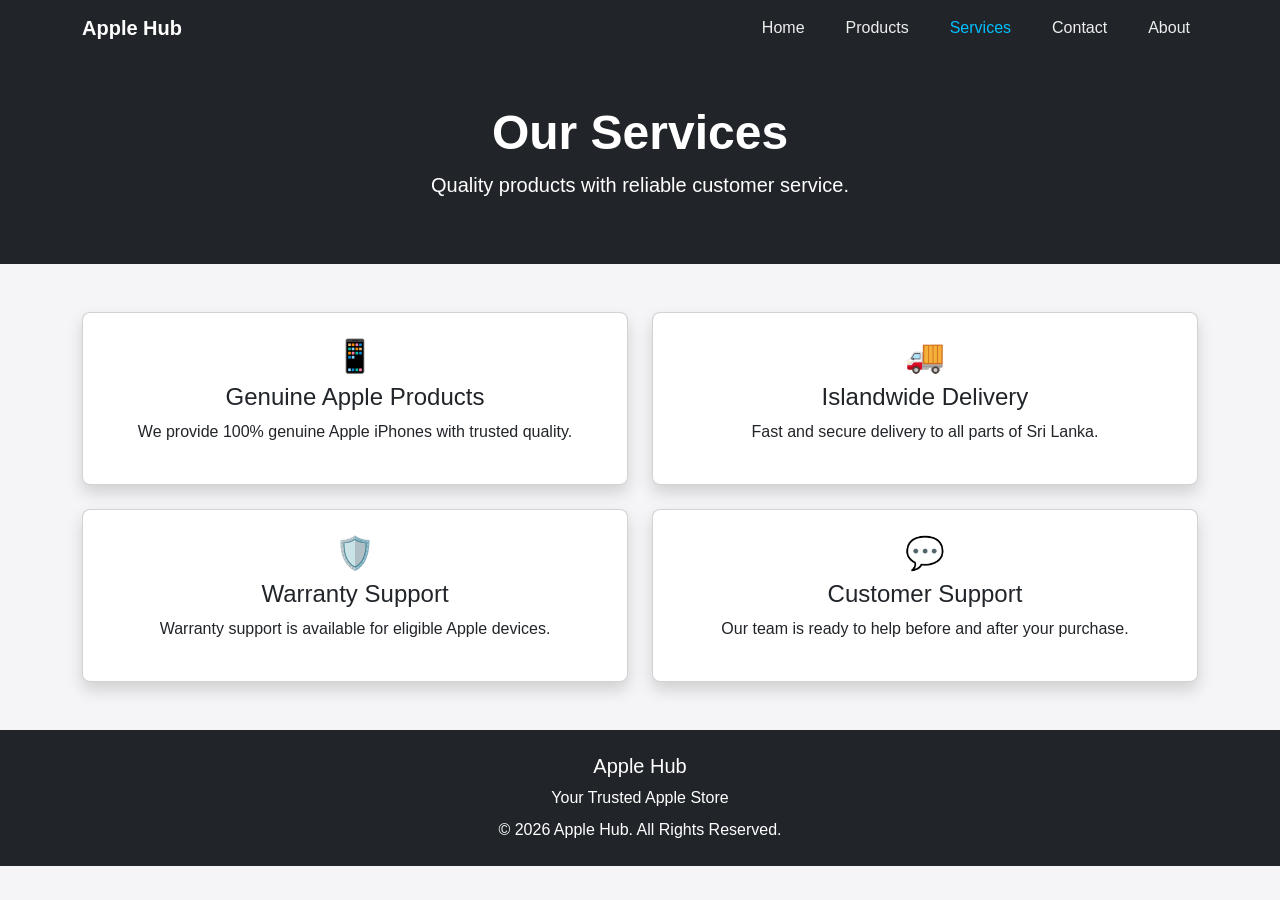
<file: services.html>
<!DOCTYPE html>
<html lang="en">
<head>
    <meta charset="UTF-8">
    <meta name="viewport" content="width=device-width, initial-scale=1.0">
    <title>Services | Apple Hub</title>
    <link href="https://cdn.jsdelivr.net/npm/bootstrap@5.3.3/dist/css/bootstrap.min.css" rel="stylesheet">
    <link rel="stylesheet" href="css/style.css">
    <script src="https://cdn.jsdelivr.net/npm/bootstrap@5.3.3/dist/js/bootstrap.bundle.min.js"></script>
    <script src="script.js" defer></script>
</head>

<body>

<!-- Navbar -->
<nav class="navbar navbar-expand-lg navbar-dark bg-dark sticky-top">
    <div class="container">

        <a class="navbar-brand fw-bold" href="index.html"><div class="apname">Apple Hub</div></a>

        <button class="navbar-toggler" type="button"
        data-bs-toggle="collapse"
        data-bs-target="#navbarNav">
            <span class="navbar-toggler-icon"></span>
        </button>

        <div class="collapse navbar-collapse" id="navbarNav">

            <ul class="navbar-nav ms-auto">

                <li class="nav-item">
                    <a class="nav-link" href="index.html">Home</a>
                </li>

                <li class="nav-item">
                    <a class="nav-link" href="products.html">Products</a>

                </li>
                <li class="nav-item">
                    <a class="nav-link active" href="services.html">Services</a>
                </li>
                
                <li class="nav-item">
                    <a class="nav-link" href="contact.html">Contact</a>
                </li>

                  <li class="nav-item">
                    <a class="nav-link" href="about.html">About</a>
                </li>

            </ul>

        </div>

    </div>
</nav>

<!-- Header -->
<section class="bg-dark text-white text-center py-5">
    <div class="container">
        <h1 class="display-5 fw-bold">Our Services</h1>
        <p class="lead">Quality products with reliable customer service.</p>
    </div>
</section>

<!-- Services -->
<section class="py-5">

<div class="container">

<div class="row g-4">

<div class="col-md-6">
<div class="card shadow h-100 p-4 text-center">
<h2>📱</h2>
<h4>Genuine Apple Products</h4>
<p>
We provide 100% genuine Apple iPhones with trusted quality.
</p>
</div>
</div>

<div class="col-md-6">
<div class="card shadow h-100 p-4 text-center">
<h2>🚚</h2>
<h4>Islandwide Delivery</h4>
<p>
Fast and secure delivery to all parts of Sri Lanka.
</p>
</div>
</div>

<div class="col-md-6">
<div class="card shadow h-100 p-4 text-center">
<h2>🛡️</h2>
<h4>Warranty Support</h4>
<p>
Warranty support is available for eligible Apple devices.
</p>
</div>
</div>

<div class="col-md-6">
<div class="card shadow h-100 p-4 text-center">
<h2>💬</h2>
<h4>Customer Support</h4>
<p>
Our team is ready to help before and after your purchase.
</p>
</div>
</div>

</div>

</div>

</section>

<!-- Footer -->
<footer class="bg-dark text-white text-center py-4">

<div class="container">

<h5>Apple Hub</h5>

<p>Your Trusted Apple Store</p>

<p class="mb-0">
© 2026 Apple Hub. All Rights Reserved.
</p>

</div>

</footer>



</body>
</html>
</file>
<file: css/style.css>
*{
    margin:0;
    padding:0;
    box-sizing:border-box;
    font-family:'Poppins',sans-serif;
}

body{
    background:#f5f5f7;
    color:#333;
}

/* Header */

header{
    display:flex;
    justify-content:space-between;
    align-items:center;
    padding:20px 8%;
    background:#000;
    gap:1rem;
}

.menu-toggle{
    display:none;
    flex-direction:column;
    justify-content:center;
    gap:4px;
    background:none;
    border:none;
    cursor:pointer;
    padding:0;
}

.menu-toggle span{
    display:block;
    width:25px;
    height:3px;
    background:#fff;
    border-radius:2px;
    transition:0.3s;
}

.logo{
    display:flex;
    align-items:center;
    gap:10px;
    color:#fff;
}

.logo i{
    font-size:32px;
}

nav ul{
    display:flex;
    list-style:none;
}


nav ul li{
    margin-left:25px;
}

nav ul li a{
    color:#fff;
    text-decoration:none;
    font-weight:500;
    transition:.3s;
}

nav ul li a:hover{
    color:#00bfff;
}

/* Hero */

.hero{
    display:flex;
    justify-content:space-between;
    align-items:center;
    padding:70px 8%;
    flex-wrap:wrap;
}

.hero-text{
    flex:1;
}

.hero-text h1{
    font-size:50px;
    margin-bottom:20px;
}

.hero-text p{
    font-size:18px;
    line-height:30px;
    margin-bottom:25px;
}

.hero-image{
    flex:1;
    text-align:center;
}

.hero-image img{
    width:320px;
    max-width:100%;
}

/* Button */

.btn{
    display:inline-block;
    padding:12px 28px;
    background:#000;
    color:#fff;
    text-decoration:none;
    border-radius:8px;
    transition:.3s;
}

.btn:hover{
    background:#0077ff;
}

/* Categories */

.categories{
    padding:60px 8%;
    text-align:center;
}

.categories h2{
    margin-bottom:40px;
}

.category-container{
    display:grid;
    grid-template-columns:repeat(auto-fit,minmax(200px,1fr));
    gap:25px;
}

/* 1. The Link Wrapper */
.card-link {
    text-decoration: none; /* Removes default link underline */
    color: inherit;        /* Keeps your text and icon colors unchanged */
    display: block;        /* Forces the link to expand to the full size of the card */
}

/* 2. Your Card Base Styles */
.card {
    background: #fff;
    padding: 60px;
    box-shadow: 0 5px 15px rgba(0, 0, 0, .1);
    transition: .3s;
    text-align: center; 
    border-radius: 8px;  
}

.card-link:hover .card {
    transform: translateY(-8px);
    box-shadow: 0 10px 25px rgba(0, 0, 0, .15); /* Slightly boosts shadow when lifted */
}

/* 4. Icon Styles */
.card i {
    font-size: 45px;
    margin-bottom: 15px;
    color: #0077ff;
}

.card h3 {
    margin: 0;
    font-family: sans-serif;
    color: #333;
}

/* Products */

.products{
    padding:60px 8%;
    text-align:center;
}

.products h2{
    margin-bottom:40px;
}

.product-container{
    display:grid;
    grid-template-columns:repeat(auto-fit,minmax(220px,1fr));
    gap:30px;
}

.product-card{
    background:#fff;
    border-radius:12px;
    padding:20px;
    box-shadow:0 5px 15px rgba(0,0,0,.1);
}

.product-card img{
    width:180px;
    height:180px;
    object-fit:contain;
}

.product-card h3{
    margin:15px 0;
}

.product-card p{
    font-size:20px;
    color:#0077ff;
    margin-bottom:15px;
}

.product-card button{
    width:100%;
    padding:12px;
    border:none;
    background:#000;
    color:#fff;
    border-radius:8px;
    cursor:pointer;
    transition:.3s;
}

.product-card button:hover{
    background:#0077ff;
}

/* Offer */

.offer{
    background:#000;
    color:#fff;
    text-align:center;
    padding:70px 8%;
}

.offer h2{
    margin-bottom:20px;
}

.offer p{
    margin-bottom:25px;
}

.offer .btn{
    background:#fff;
    color:#000;
}

/* Footer */

footer{
    background:#111;
    color:#fff;
    text-align:center;
    padding:30px;
}

footer h3{
    margin-bottom:10px;
}

footer p{
    margin:8px 0;
}

/* Responsive */

.navbar-toggler {
    border: none;
    padding: 0.35rem 0.45rem;
}

.navbar-toggler:focus {
    box-shadow: none;
}

.navbar-dark .navbar-nav .nav-link {
    color: rgba(255,255,255,0.92);
}

.navbar-dark .navbar-nav .nav-link:hover,
.navbar-dark .navbar-nav .nav-link.active {
    color: #00bfff;
}

@media (max-width: 991px) {
    .navbar-collapse {
        background: rgb(33, 37, 41);
        border-radius: 0.75rem;
        padding: 0.75rem 1rem;
        margin-top: 0.75rem;
    }

    .navbar-nav {
        display: flex;
        justify-content: space-between;
        align-items:center;
        flex-direction: column;
    }

    .navbar-nav .nav-item {
        margin-left: 0;
    }

    .navbar-nav .nav-link {
        padding: 0.6rem 0.2rem;
    }
}

@media(max-width:768px){

.hero{
    flex-direction:column-reverse;
    text-align:center;
}

.hero-text h1{
    font-size:36px;
}

.hero-image img{
    width:250px;
    margin-bottom:30px;
}

}
</file>
